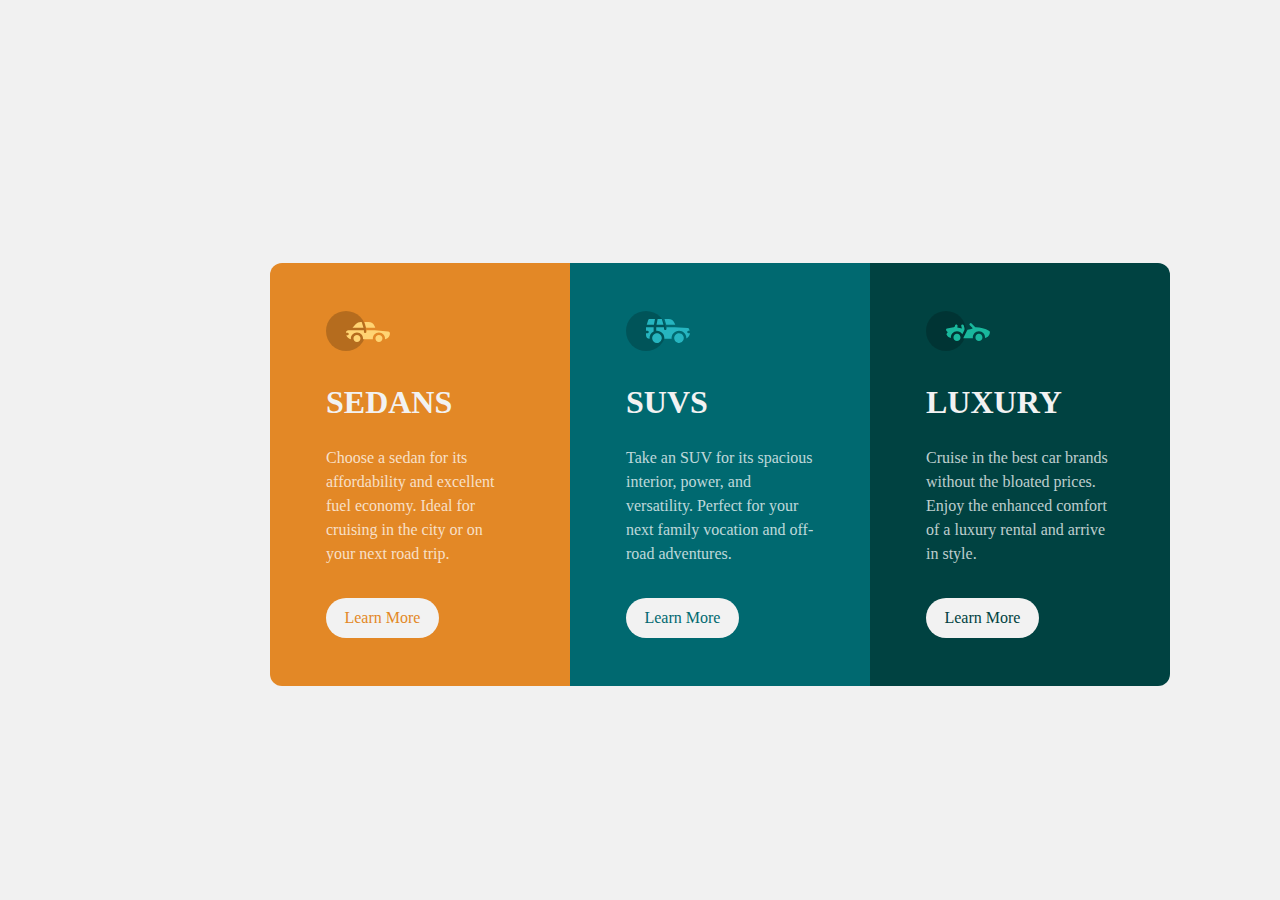
<file: 3 column preview card component/index.html>
<!DOCTYPE html>
<html lang="en">
<head>
    <meta charset="UTF-8">
    <meta http-equiv="X-UA-Compatible" content="IE=edge">
    <meta name="viewport" content="width=device-width, initial-scale=1.0">
    <link rel="preconnect" href="https://fonts.googleapis.com">
    <link rel="preconnect" href="https://fonts.gstatic.com" crossorigin>
    <link href="https://fonts.googleapis.com/css2?family=Big+Shoulders+Display:wght@700&family=Lexend+Deca&display=swap"
        rel="stylesheet">
    <link rel="stylesheet" href="style.css">
    <title>3-Column preview card component</title>
</head>
<body>
    <main>
        <section class="container">
            <article class="sedans">
                <img src="images/icon-sedans.svg" alt="Sedan Icon">
                <h1 class="title">Sedans</h1>
                <p class="paragraph">Choose a sedan for its affordability and excellent fuel economy. Ideal for cruising in the city or on your next road trip.</p>
                <a class="btn btn1" href="#">Learn More</a>
            </article>
            
                <article class="suvs">
                    <img src="images/icon-suvs.svg" alt="Suv Icon">
                    <h1 class="title">Suvs</h1>
                    <p class="paragraph">Take an SUV for its spacious interior, power, and versatility. Perfect for your next family vocation and off-road adventures.</p>
                    <a class="btn btn2" href="#">Learn More</a>
                </article>
            
                    <article class="luxury-car">
                        <img src="images/icon-luxury.svg" alt="Luxury Car Icon">
                        <h1 class="title">Luxury</h1>
                        <p class="paragraph">Cruise in the best car brands without the bloated prices. Enjoy the enhanced comfort of a luxury rental and arrive in style.</p>
                        <a class="btn btn3" href="#">Learn More</a>
                    </article>
        </section>
    </main>
</body>
</html>
</file>
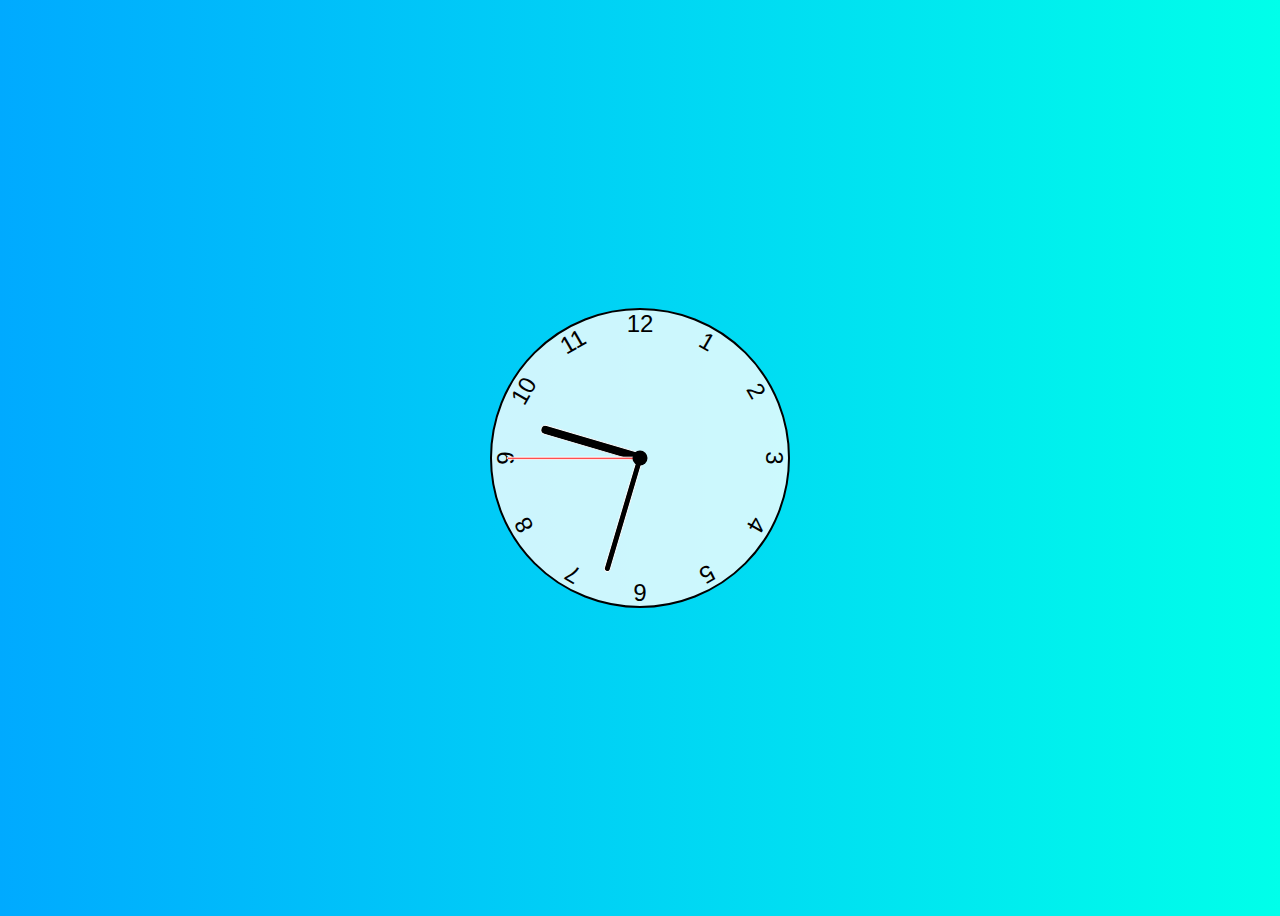
<file: Clock with Java Script/index.html>
<!DOCTYPE html>
<html lang="en">

<head>
    <meta charset="UTF-8">
    <meta name="viewport" content="width=device-width, initial-scale=1.0">
    <meta http-equiv="X-UA-Compatible" content="ie=edge">
    <link href="style.css" rel="stylesheet">
    <script defer src="script.js"></script>
    <title>Clock</title>
</head>

<body>
    <div class="clock">
        <div class="hand hour" data-hour-hand></div>
        <div class="hand minute" data-minute-hand></div>
        <div class="hand second" data-second-hand></div>
        <div class="number number1">1</div>
        <div class="number number2">2</div>
        <div class="number number3">3</div>
        <div class="number number4">4</div>
        <div class="number number5">5</div>
        <div class="number number6">6</div>
        <div class="number number7">7</div>
        <div class="number number8">8</div>
        <div class="number number9">9</div>
        <div class="number number10">10</div>
        <div class="number number11">11</div>
        <div class="number number12">12</div>
    </div>
</body>

</html>
</file>
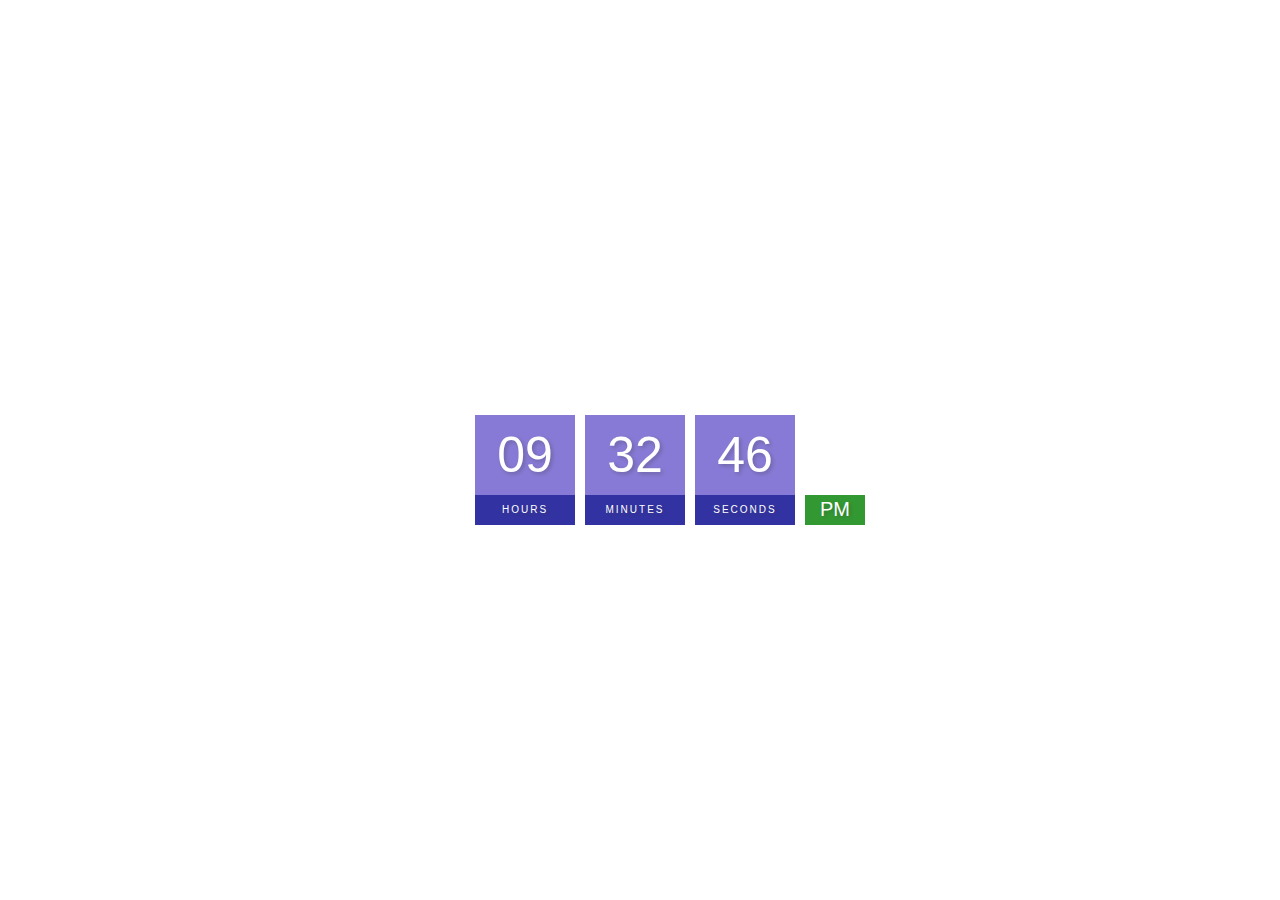
<file: Digital Clock/index.html>
<!DOCTYPE html>
<html lang="en">

<head>
    <meta charset="UTF-8" />
    <meta http-equiv="X-UA-Compatible" content="IE=edge" />
    <meta name="viewport" content="width=device-width, initial-scale=1.0" />
    <title>Digital Clock</title>
    <link rel="stylesheet" href="style.css">
    
</head>

<body>
    <h2>Digital Clock</h2>
    <div class="clock">
        <div>
            <span id="hour">00</span>
            <span class="text">Hours</span>
        </div>
        <div>
            <span id="minutes">00</span>
            <span class="text">Minutes</span>
        </div>
        <div>
            <span id="seconds">00</span>
            <span class="text">Seconds</span>
        </div>
        <div>
            <span id="ampm">AM</span>
        </div>
    </div>
    <script src="script.js"></script>
</body>

</html
</file>
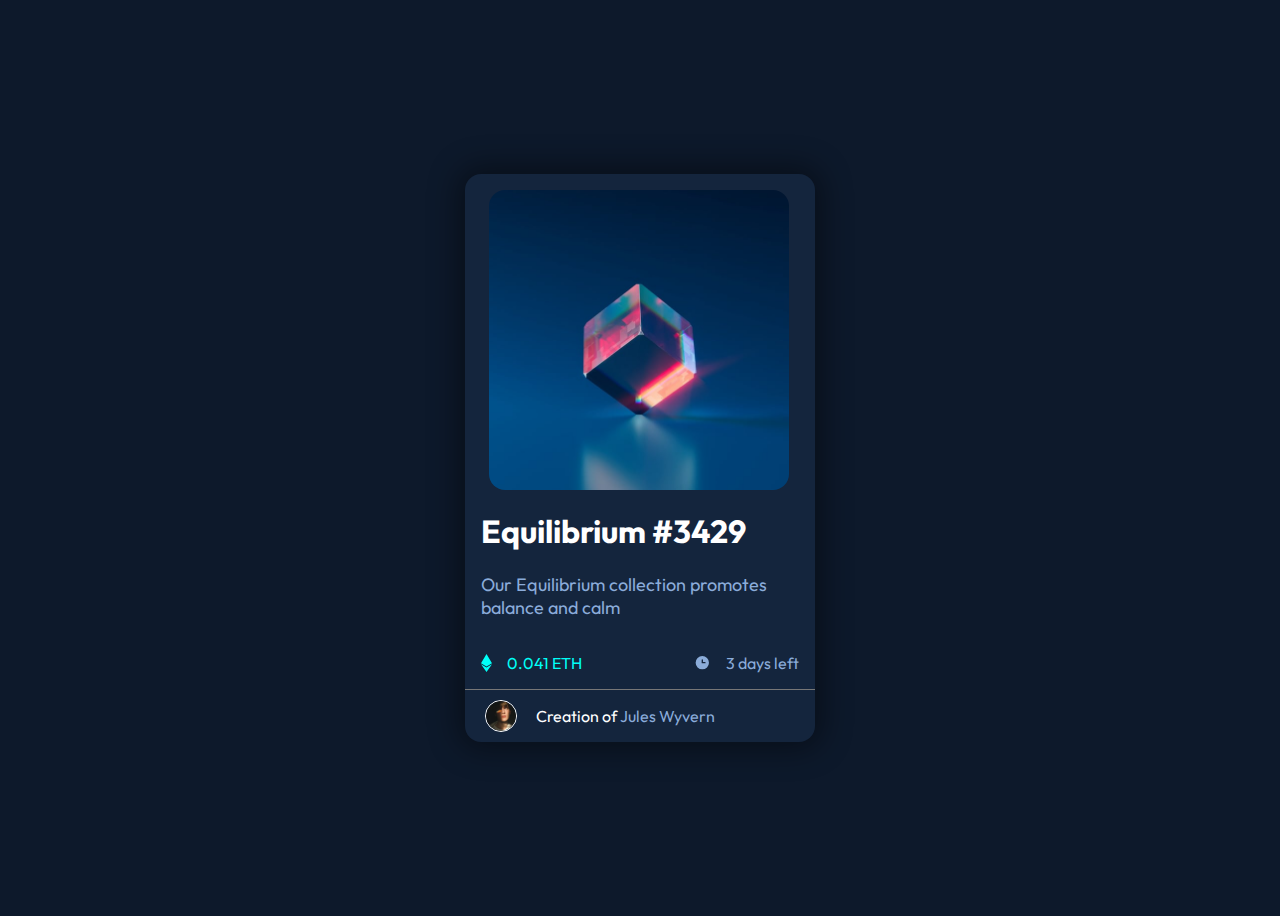
<file: NTF card component/index.html>
<!DOCTYPE html>
<html lang="en">
<head>
    <meta charset="UTF-8">
    <meta http-equiv="X-UA-Compatible" content="IE=edge">
    <meta name="viewport" content="width=device-width, initial-scale=1.0">
    <link rel="stylesheet" href="style.css">
    <link rel="preconnect" href="https://fonts.googleapis.com">
    <link rel="preconnect" href="https://fonts.gstatic.com" crossorigin>
    <link href="https://fonts.googleapis.com/css2?family=Outfit:wght@300;400;600&display=swap" rel="stylesheet">
    <title>NTF card component</title>
</head>
<body>
   <main class="container">
    <img src="image/image-equilibrium.jpg" alt="Equilibrium Image" class="equilibrium-image">
    
    <div class="overlay">
    <img src="image/icon-view.svg" alt="Icon View">
    </div>
    
    <h1>Equilibrium #3429</h1>
    <p class="equilibrium-paragraph">Our Equilibrium collection promotes balance and calm</p>
    
    <div class="price-section">
    <img src="image/icon-ethereum.svg" alt="Ethereum Icon">
    <p class="eth">0.041 ETH</p>
    <img src="image/icon-clock.svg"  alt="Clock Icon">
    <p class="days"> 3 days left </p>
    </div>

<div class="footer-section">
    <img src="image/image-avatar.png" alt="Avatar Image">
    <p>Creation of <span>Jules Wyvern</span></p>
</div>

    </main>
</body>
</html>
</file>
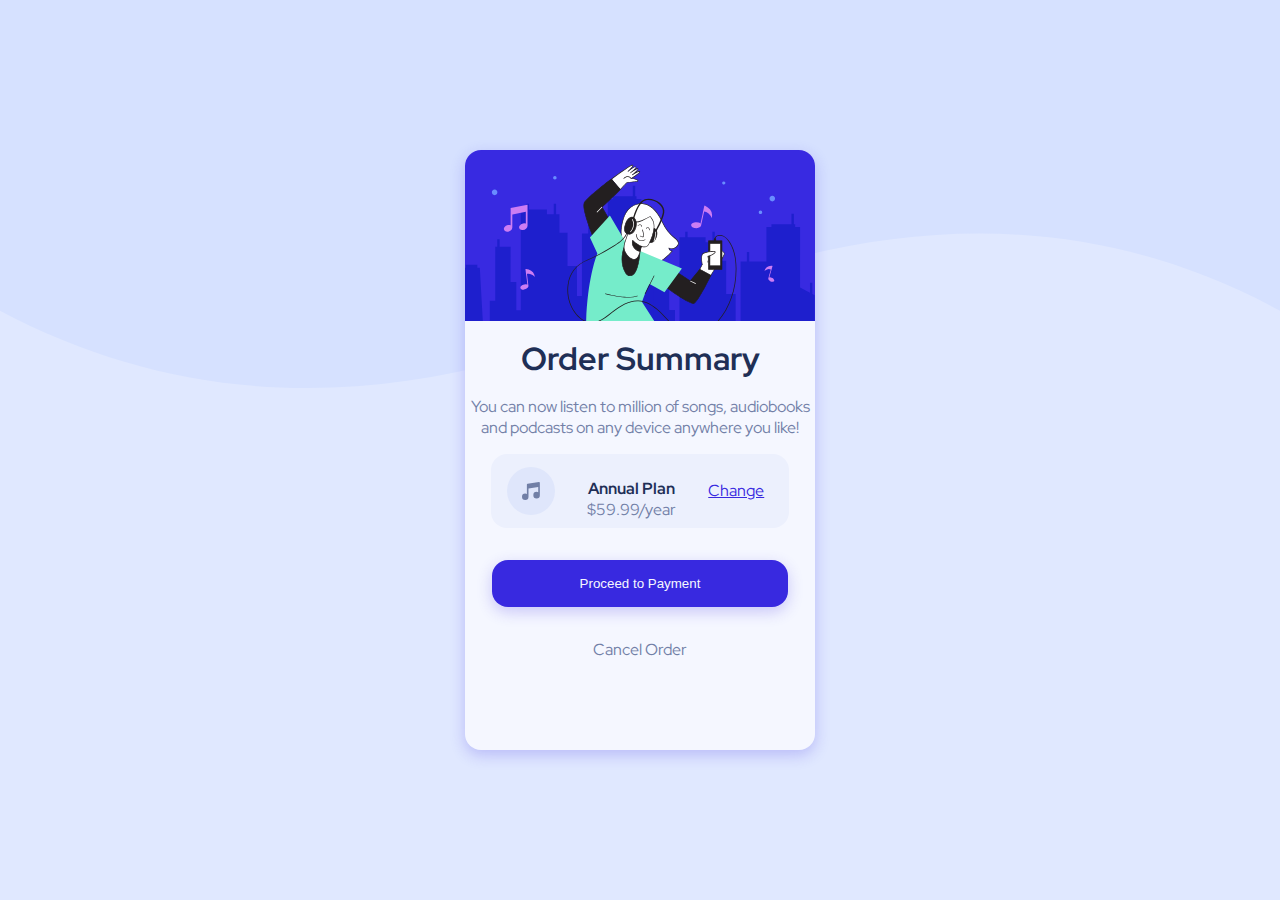
<file: order summary component/index.html>
<!DOCTYPE html>
<html lang="en">
<head>
    <meta charset="UTF-8">
    <meta http-equiv="X-UA-Compatible" content="IE=edge">
    <meta name="viewport" content="width=device-width, initial-scale=1.0">
    <title>Order summary component</title>
    <link rel="stylesheet" href="style.css">
    <link rel="preconnect" href="https://fonts.googleapis.com">
    <link rel="preconnect" href="https://fonts.gstatic.com" crossorigin>
    <link href="https://fonts.googleapis.com/css2?family=Red+Hat+Display:wght@500;700;900&display=swap" rel="stylesheet">
</head>
<body>
   

  <div class="container">
    <img src="images/illustration-hero.svg" alt="Illustration Herro" class="hero">
    <h1>Order Summary</h1>
    <p>You can now listen to million of songs, audiobooks and podcasts on any device anywhere you like!</p>
    
    <div class="annual-plan">
        <div class="flex">
        <img src="images/icon-music.svg" alt="Music Icon" class="music">
        <div>
        <p>Annual Plan</p>
        <span>$59.99/year</span>
        </div>
        </div>
        <a href="#" class="change">Change</a>
        </div>
    
        <button class="btn">Proceed to Payment</button>
        <a href="#" class="cancel-order">Cancel Order</a>
    
    
  </div>  
</body>
</html>
</file>
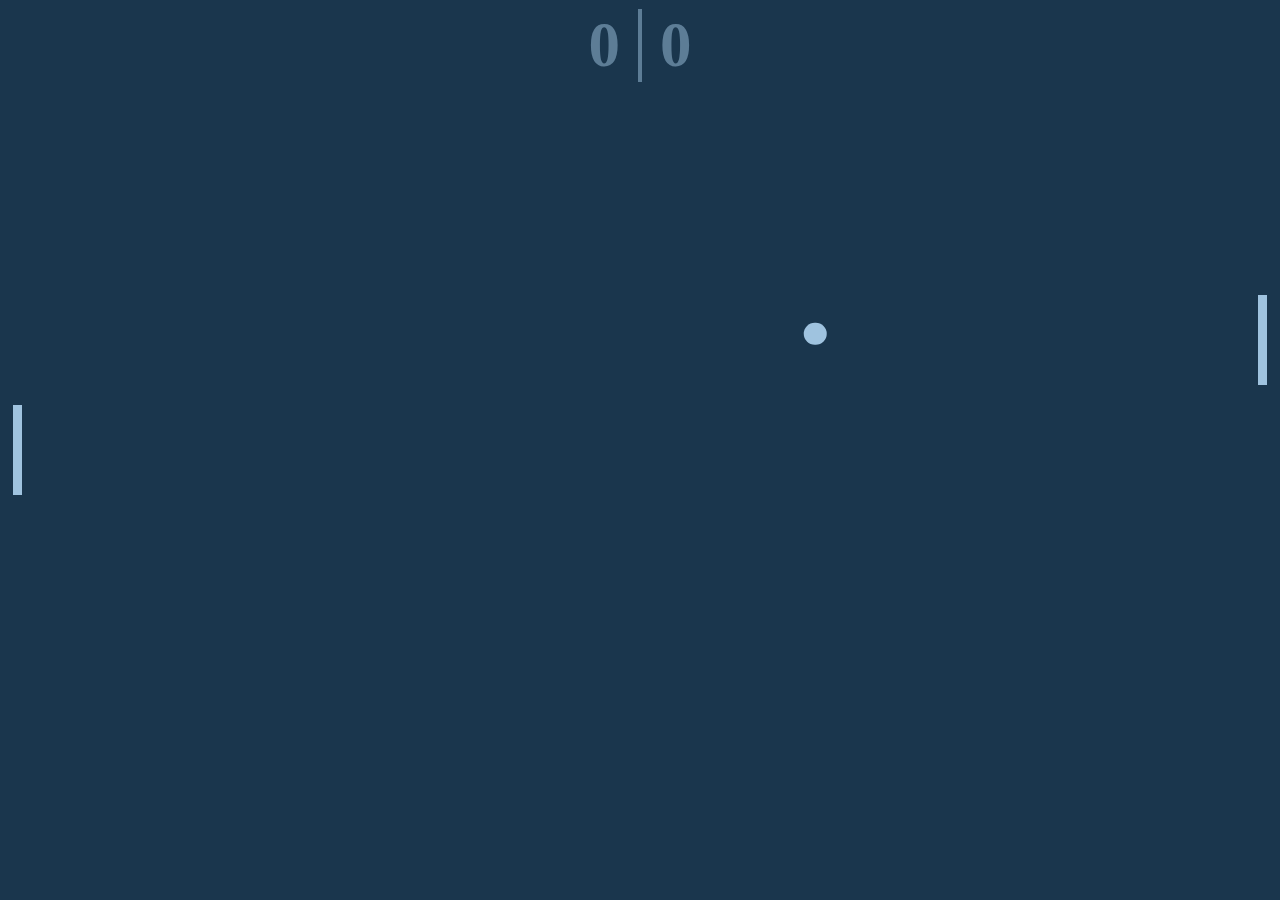
<file: Ping-Pong Game/index.html>
<!DOCTYPE html>
<html lang="en">

<head>
    <meta charset="UTF-8">
    <meta http-equiv="X-UA-Compatible" content="IE=edge">
    <meta name="viewport" content="width=device-width, initial-scale=1.0">
    <link rel="stylesheet" href="style.css">
    <script src="script.js" type="module"></script>
    <title>Document</title>
</head>

<body>
    <div class="score">
        <div id="player-score">0</div>
        <div id="computer-score">0</div>
    </div>
    <div class="ball" id="ball"></div>
    <div class="paddle left" id="player-paddle"></div>
    <div class="paddle right" id="computer-paddle"></div>
</body>

</html>
</file>
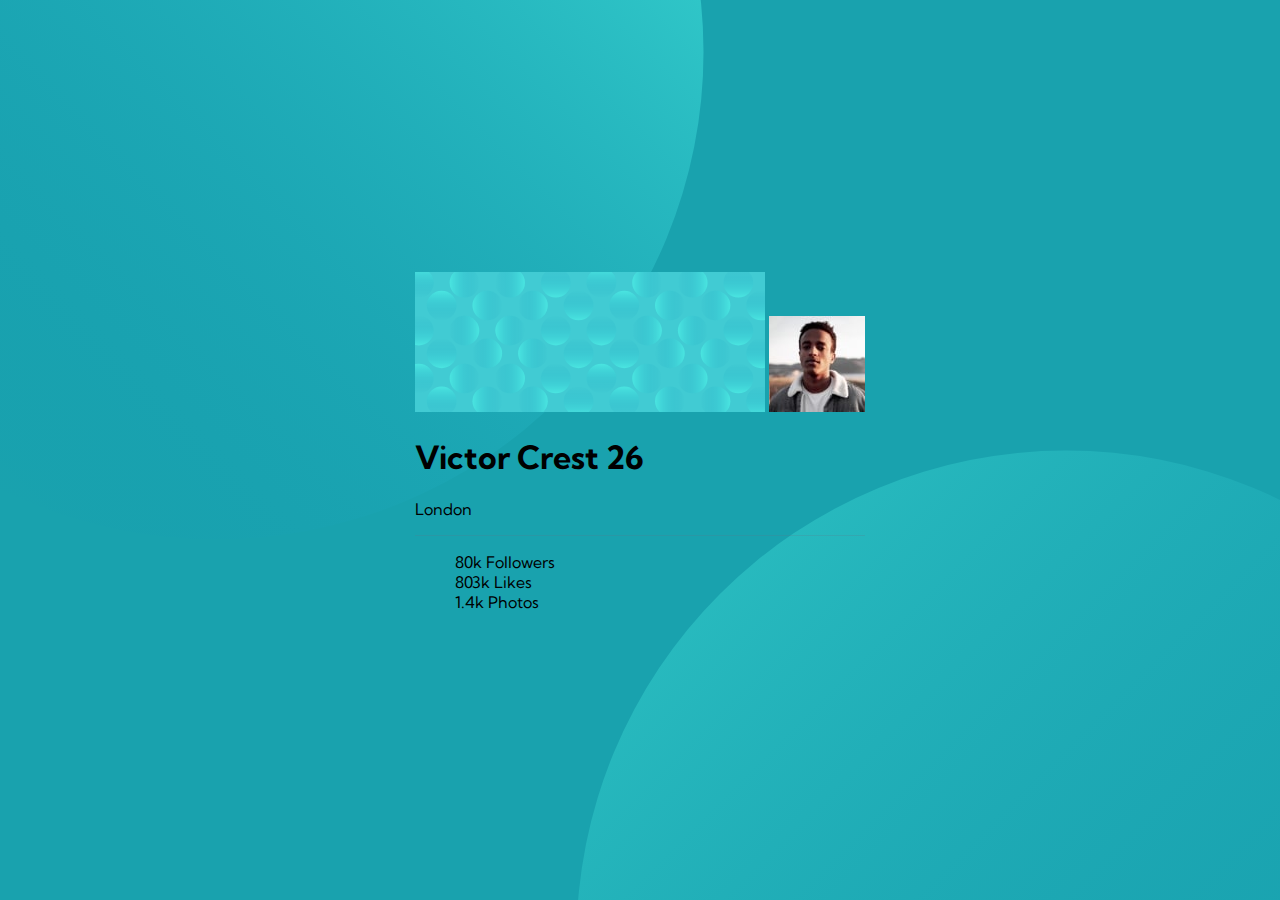
<file: Profile card component/index.html>
<!DOCTYPE html>
<html lang="en">
<head>
    <meta charset="UTF-8">
    <meta http-equiv="X-UA-Compatible" content="IE=edge">
    <meta name="viewport" content="width=device-width, initial-scale=1.0">
    <title>Profile Card Component</title>
    <link rel="preconnect" href="https://fonts.googleapis.com">
    <link rel="preconnect" href="https://fonts.gstatic.com" crossorigin>
    <link href="https://fonts.googleapis.com/css2?family=Kumbh+Sans:wght@400;700&display=swap" rel="stylesheet">
    <link rel="stylesheet" href="style.css">
</head>
<body>
    <main>
      <section class="container">
        <img class="big-pattern-img" src="images/bg-pattern-card.svg" alt="Big Patterm Card">
        <img class="profile-image" src="images/image-victor.jpg" alt="Victor Image">
        <h1>Victor Crest <span>26</span></h1>
        <p>London</p>
        
        <div class="underline"></div>

        <ul class="list">
            <li>
                80k
                <span class="info">Followers</span>
            </li>
            <li>
                803k
                <span class="info">Likes</span>
            </li>
            <li>
                1.4k
                <span class="info">Photos</span>
            </li>
        </ul>
      </section>
    </main>
</body>
</html>
</file>
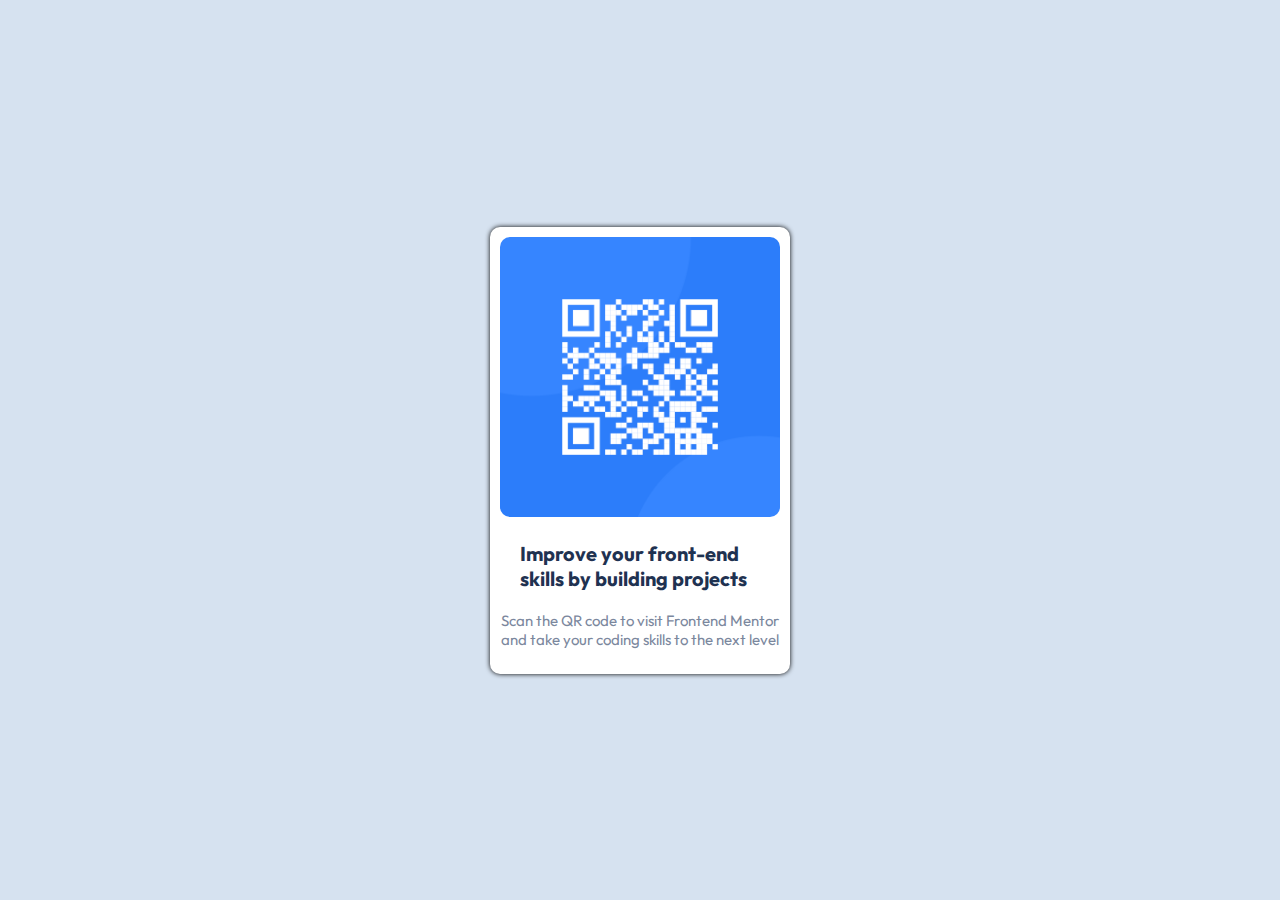
<file: QR code component/index.html>
<!DOCTYPE html>
<html lang="en">
<head>
    <meta charset="UTF-8">
    <meta http-equiv="X-UA-Compatible" content="IE=edge">
    <meta name="viewport" content="width=device-width, initial-scale=1.0">
    <title>Document</title>
    <link rel="preconnect" href="https://fonts.googleapis.com">
    <link rel="preconnect" href="https://fonts.gstatic.com" crossorigin>
    <link href="https://fonts.googleapis.com/css2?family=Outfit:wght@400;700&display=swap" rel="stylesheet">
    <link rel="stylesheet" href="style.css">
</head>
<body>
  <main class="container">
    <img src="image/image-qr-code.png"  alt="QR Code Image">
     <h1 class="title">Improve your front-end skills by building projects</h1>
    <p>Scan the QR code to visit Frontend Mentor and take your coding skills to the next level</p>
     </main> 

</body>
</html>
</file>
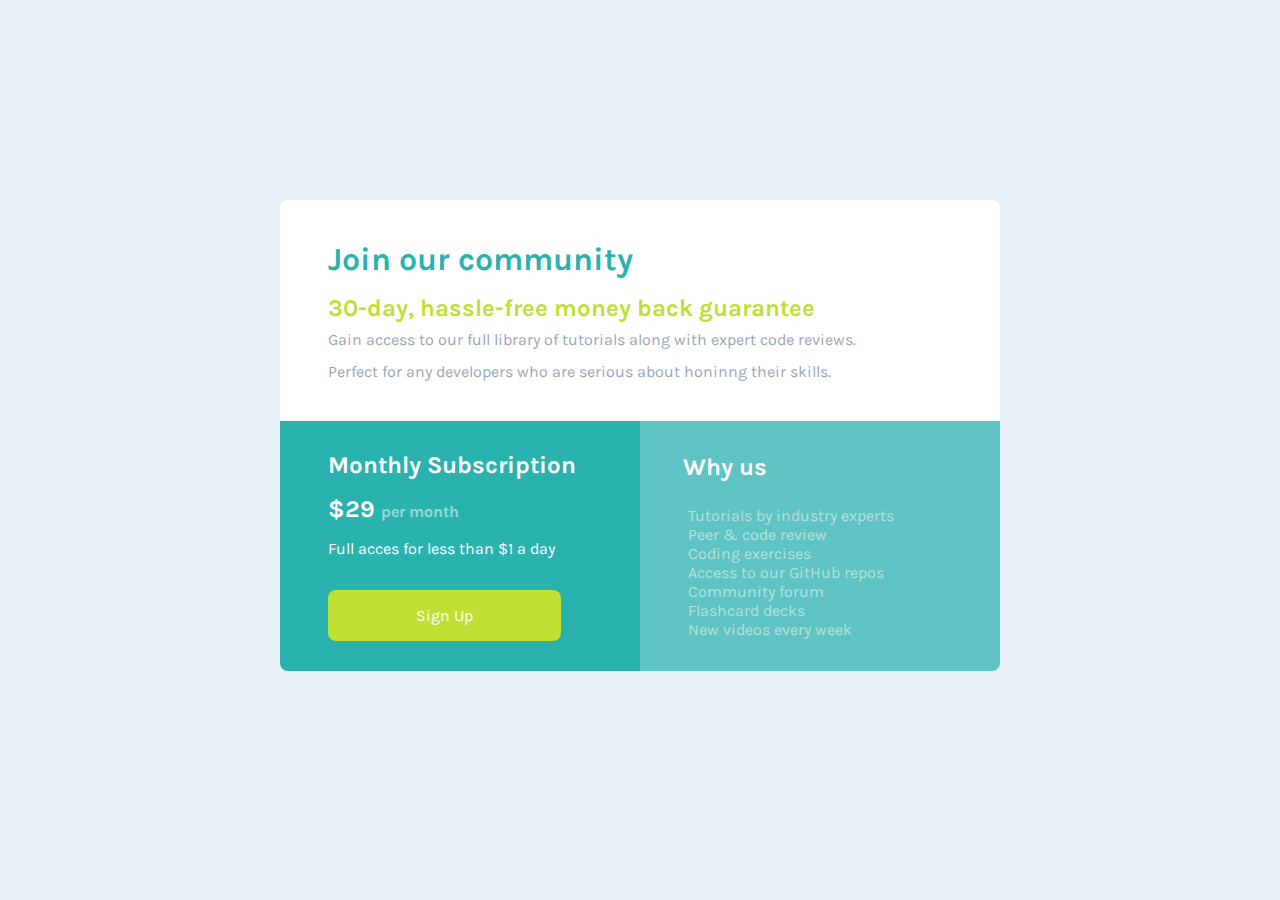
<file: Single price grid component master/index.html>
<!DOCTYPE html>
<html lang="en">
<head>
    <meta charset="UTF-8">
    <meta http-equiv="X-UA-Compatible" content="IE=edge">
    <meta name="viewport" content="width=device-width, initial-scale=1.0">
    <link rel="preconnect" href="https://fonts.googleapis.com">
    <link rel="preconnect" href="https://fonts.gstatic.com" crossorigin>
    <link href="https://fonts.googleapis.com/css2?family=Karla:wght@400;700&display=swap" rel="stylesheet">
    <link rel="stylesheet" href="style.css">
    <title>Single price grid component master</title>
</head>
<body>
    <main class="grid-container">
        <section class="grid-column">
            <article class="flex-column">
                <h1>Join our community</h1>
                <h2>30-day, hassle-free money back guarantee</h2>
                <p>Gain access to our full library of tutorials along with expert code reviews.
                <p>Perfect for any developers who are serious about honinng their skills.</p>
                </p>
            </article>
        </section>
        <section class="media-flex-column-left">
            <article class="flex-column-left">
                <h2>Monthly Subscription</h2>
                <h3> $29 <span>per month</span></h3>
                <p>Full acces for less than $1 a day</p>
               <a class="btn" href="#">Sign Up</a>
            </article>
        </section>
        <section class="media-flex-column-right">
            <article class="flex-column-right">
                <h2>Why us</h2>
                <ul>
                    <li class="list-item-1">
                        Tutorials by industry experts
                    </li>
                    <li class="list-item-2">
                        Peer & code review
                    </li>
                    <li class="list-item-3">
                        Coding exercises
                    </li>
                    <li class="list-item-4">
                        Access to our GitHub repos
                    </li>
                    <li class="list-item-5">
                        Community forum
                    </li>
                    <li class="list-item-6">
                        Flashcard decks
                    </li>
                    <li class="list-item-7">
                        New videos every week
                    </li>
                </ul>
            </article>
        </section>
    </main>
</body>
</html>
</file>
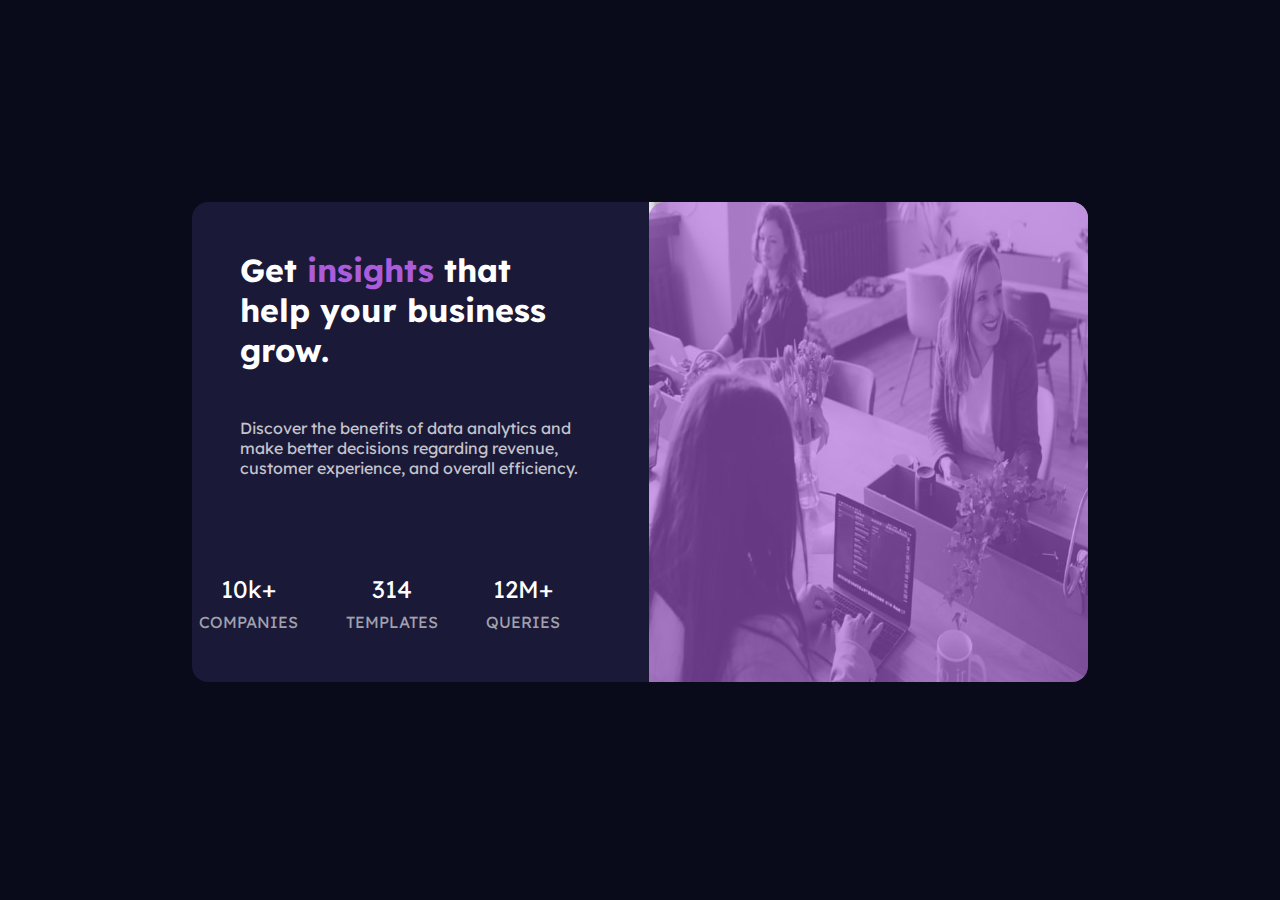
<file: Stats preview card component/index.html>
<!DOCTYPE html>
<html lang="en">
<head>
    <meta charset="UTF-8">
    <meta http-equiv="X-UA-Compatible" content="IE=edge">
    <meta name="viewport" content="width=device-width, initial-scale=1.0">
    <link rel="preconnect" href="https://fonts.googleapis.com">
    <link rel="preconnect" href="https://fonts.gstatic.com" crossorigin>
    <link href="https://fonts.googleapis.com/css2?family=Inter:wght@400;700&family=Lexend+Deca&display=swap"
    rel="stylesheet">
    <title>Stats preview card component</title>
    <link rel="stylesheet" href="style.css">
</head>
<body>
    <main class="main-bg">
        <section class="container">
        <div class="details">
        <div class="heading">
            <h1>Get <span class="insights">insights</span> that help your business grow.</h1>
            <p>Discover the benefits of data analytics and make better decisions regarding revenue, customer experience, and overall efficiency.</p>
            <ul class="information">
                
                    <li class="list">
                        10k+
                        <span class="stats">Companies</span>
                    </li>
                    <li class="list">
                        314
                        <span class="stats">Templates</span>
                    </li>
                    <li class="list">
                        12M+
                        <span class="stats">Queries</span>
                    </li>
                </ul>
            </div>
            </div>
           
            <div class="wrap">
                <img class="header-image" src="images/image-header-mobile.jpg" alt="Header Image">
            </div>
        </section>
    </main>
</body>
</html>
</file>
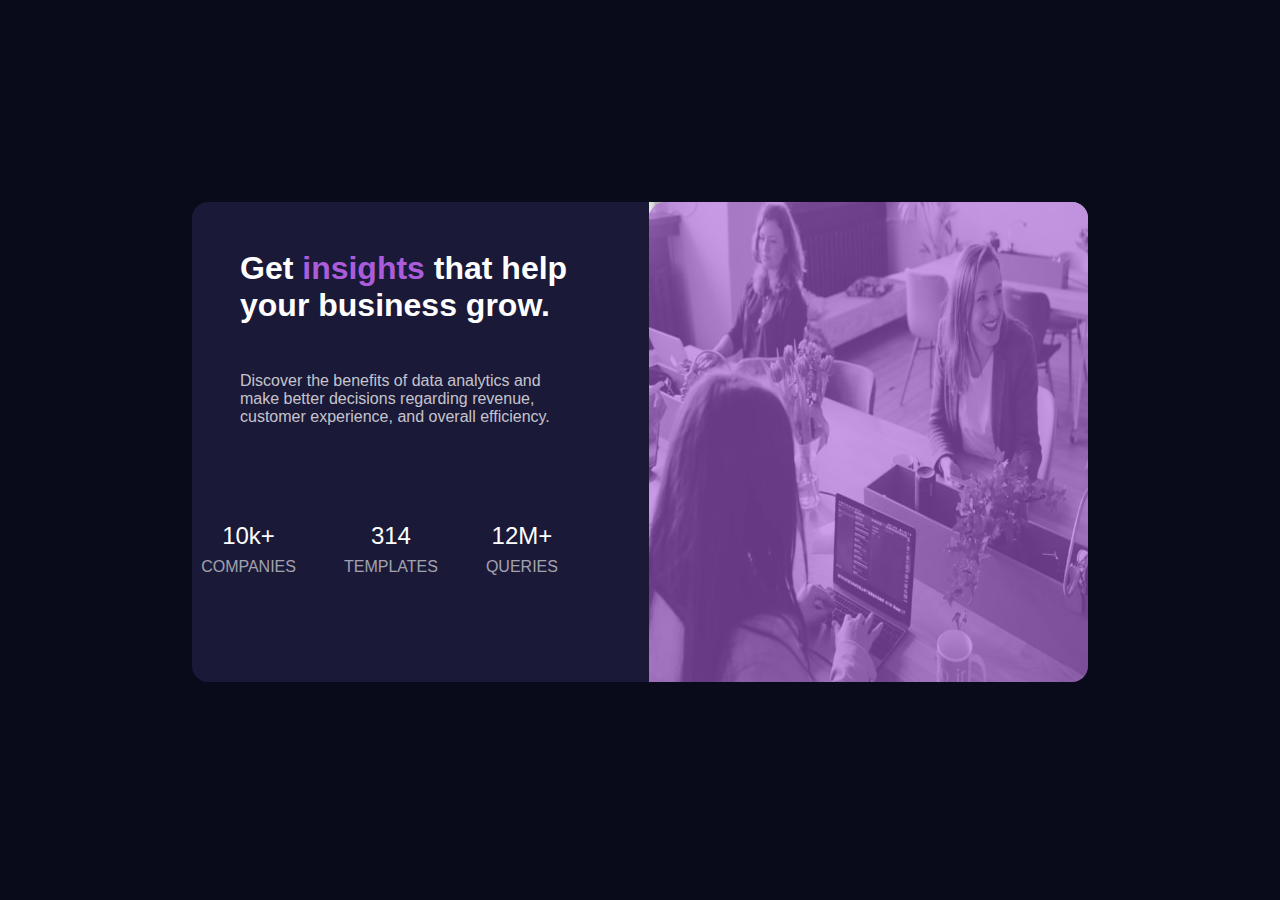
<file: Portofoliu/images/Stats preview card component.html>
<!DOCTYPE html>
<!-- saved from url=(0073)https://yuki6464.github.io/Portofoliu/Stats%20preview%20card%20component/ -->
<html lang="en"><head><meta http-equiv="Content-Type" content="text/html; charset=UTF-8">
    
    <meta http-equiv="X-UA-Compatible" content="IE=edge">
    <meta name="viewport" content="width=device-width, initial-scale=1.0">
    <link rel="preconnect" href="https://fonts.googleapis.com/">
    <link rel="preconnect" href="https://fonts.gstatic.com/" crossorigin="">
    <link href="./Stats preview card component_files/css2" rel="stylesheet">
    <title>Stats preview card component</title>
    <link rel="stylesheet" href="./Stats preview card component_files/style.css">
</head>
<body>
    <main class="main-bg">
        <section class="container">
        <div class="details">
        <div class="heading">
            <h1>Get <span class="insights">insights</span> that help your business grow.</h1>
            <p>Discover the benefits of data analytics and make better decisions regarding revenue, customer experience, and overall efficiency.</p>
           
            <ul class="information">
                    <li class="list">
                        10k+
                        <span class="stats">Companies</span>
                    </li>
                    <li class="list">
                        314
                        <span class="stats">Templates</span>
                    </li>
                    <li class="list">
                        12M+
                        <span class="stats">Queries</span>
                    </li>
                </ul>
            </div>
            </div>
           
            <div class="wrap">
                <img class="header-image" src="./Stats preview card component_files/image-header-mobile.jpg" alt="Header Image">
            </div>
        </section>
    </main>


</body></html>
</file>
<file: 3 column preview card component/style.css>
* {
    box-sizing: border-box;
    padding: 0;
    margin: 0;
}
:root {
    --Bright-orange: hsl(31, 77%, 52%);
    --Dark-cyan: hsl(184, 100%, 22%);
    --Very-dark-cyan: hsl(179, 100%, 13%);

    --main-font:'Lexend Deca' sans-serif;
    --title-font:'Big Shoulders Display',
        cursive;
    --paragraphs:hsla(0, 0%, 100%, 0.75);
    --background:hsl(0, 0%, 95%); 
    --headings:hsl(0, 0%, 95%);
    --buttons:hsl(0, 0%, 95%);
    
}
body {
    display: flex;
    justify-content: center;
    align-items: center;
    font-family: var(--main-font);
    min-height: 100vh;
    background-color: #f1f1f1;
  
}
.container {
    display: flex;
    flex-direction: column;
    border-radius: .75rem;
    max-width: 400px;
    margin: 2rem 2rem;
    min-height: 100vh;
}
.sedans{
    background-color: var(--Bright-orange);
    border-radius: 0.75rem 0.75rem 0 0 ;
    padding: 3rem 3.5rem;
    line-height: 1.5rem;
    min-height: 400px;
    width: 100%;
}
.title {
    color: var(--headings);
    padding-top: 2rem;
    text-transform: uppercase;
    font-size: 2rem;
}
.paragraph {
    color: var(--paragraphs);
    padding-top: 2rem;
}
.btn {
    padding-left: 2rem;
    display: inline-block;
    padding-top: 4rem;
   text-decoration: none;
   margin-top: 2rem;
}
.btn1{
    color: var(--Bright-orange);
    background-color: var(--buttons);
    padding: 0.5rem 0.5rem 0.5rem 0.5rem;
    border-radius: 25px;
    text-align: center;
    width: 60%;
    
}
.btn1:hover {
    background-color: var(--Bright-orange);
    border:2px solid white;
    color:white;
    cursor: pointer;
}
.suvs {
    background-color:var(--Dark-cyan);
    padding: 3rem 3.5rem;
    line-height: 1.5rem;
}
.btn2 {
        color: var(--Dark-cyan);
        background-color: var(--buttons);
        padding: 0.5rem 0.5rem 0.5rem 0.5rem;
        border-radius: 25px;
        text-align: center;
        width: 60%;
}
.btn2:hover {
    background-color: var(--Dark-cyan);
    border: 2px solid white;
    color: white;
    cursor: pointer;
}
.luxury-car {
    background-color: var(--Very-dark-cyan);
    padding: 3rem 3.5rem;
    line-height: 1.5rem;
    border-radius: 0 0 .75rem .75rem;
}
.btn3{
    color: var(--Very-dark-cyan);
    background-color: var(--buttons);
     padding: 0.5rem 0.5rem 0.5rem 0.5rem;
    border-radius: 25px;
    text-align: center;
    width: 60%;
}
.btn3:hover {
    background-color: var(--Very-dark-cyan);
    cursor: pointer;
    border: 2px solid white;
    color: white;
}
@media (min-width:750px) {
  .container {
    display: grid;
    grid-template-columns: repeat(3, 300px);
    max-width: 900px;
    min-height: auto;
    padding-top: 3rem;
    margin-left: 12rem;        
  }  
 .sedans{
    border-radius: 0;
    border-radius: .75rem 0 0 .75rem;
 }
 .luxury-car {
    border-radius: 0;
    border-radius: 0 .75rem .75rem 0 ;
 }
}
</file>
<file: Clock with Java Script/style.css>
*, *::after, *::before {
    box-sizing: border-box;
    font-family: 'Gotham Rounded', sans-serif;
}

body {
    background: linear-gradient(to right, hsl(200, 100%, 50%), hsl(175, 100%, 50%));
    display: flex;
    align-items: center;
    justify-content: center;
    min-height: 100vh;
    overflow: hidden;
}
.clock {
    width: 300px;
    height: 300px;
    background-color: rgba(255, 255, 255, .8);
    border-radius: 50%;
    border: 2px solid black;
    position: relative;
}
.clock .number{
    --rotation:0;
    position: absolute;
    width: 100%;
    height: 100%;
    text-align: center;
    transform: rotate(var(--rotation));
    font-size: 1.5rem;
}
.clock .number1 { --rotation: 30deg; }
.clock .number2 {--rotation:  60deg;}
.clock .number3 { --rotation: 90deg;}
.clock .number4 {--rotation: 120deg;}
.clock .number5 {--rotation: 150deg;}
.clock .number6 {--rotation: 180deg;}
.clock .number7 {--rotation: 210deg;}
.clock .number8 {--rotation: 240deg;}
.clock .number9 {--rotation: 270deg;}
.clock .number10 {--rotation: 300deg;}
.clock .number11 {--rotation: 330deg;}

.clock .hand {
    --rotation:0;
    position: absolute;
    bottom: 50%;
    left: 50%;
    /* background-color: black; */
    transform: translateX(-50%) rotate(calc(var(--rotation) * 1deg));
    transform-origin: bottom;
    border: 1px solid white;
    border-top-left-radius: 10px;
    border-top-right-radius: 10px;
    z-index: 10;
}
.clock::after {
    content: '';
    position: absolute;
    background-color: black;
    z-index: 11;
    width: 15px;
    height: 15px;
    top: 50%;
    left: 50%;
    transform: translate(-50%, -50%);
    border-radius:50%;
}
.clock .hand.second {
    width: 3px;
    height: 45%;
    background-color: red;
}
.clock .hand.minute {
    width: 7px;
    height: 40%;
    background-color: black;
}
.clock .hand.hour {
    width: 10px;
    height: 35%;
    background-color: black;
}
</file>
<file: Digital Clock/style.css>
body {
    margin: 0;
    font-family: sans-serif;
    display: flex;
    flex-direction: column;
    align-items: center;
    height: 100vh;
    justify-content: center;
    background: url("https://images.unsplash.com/photo-1499002238440-d264edd596ec?ixlib=rb-1.2.1&ixid=MnwxMjA3fDB8MHxwaG90by1wYWdlfHx8fGVufDB8fHx8&auto=format&fit=crop&w=1470&q=80");
    background-size: cover;
    overflow: hidden;
}

h2 {
    text-transform: uppercase;
    letter-spacing: 4px;
    font-size: 14px;
    text-align: center;
    color: white;
}

.clock {
    display: flex;
}

.clock div {
    margin: 5px;
    position: relative;
}

.clock span {
    width: 100px;
    height: 80px;
    background: slateblue;
    opacity: 0.8;
    color: white;
    display: flex;
    justify-content: center;
    align-items: center;
    font-size: 50px;
    text-shadow: 2px 2px 4px rgba(0, 0, 0, 0.3);
}

.clock .text {
    height: 30px;
    font-size: 10px;
    text-transform: uppercase;
    letter-spacing: 2px;
    background: darkblue;
    opacity: 0.8;
}

.clock #ampm {
    bottom: 0;
    position: absolute;
    width: 60px;
    height: 30px;
    font-size: 20px;
    background: green;
}
</file>
<file: NTF card component/style.css>
* {
    box-sizing: border-box;
}
body {
    font-family: 'Outfit', sans-serif;
    background-color:hsl(217, 54%, 11%) ;
    display: flex;
    justify-content: center;
    align-items: center;
    min-height: 100vh;
    padding: 5rem;
}
.container {
    background-color: hsl(216, 50%, 16%);
    border-radius: 1rem;
    box-shadow:0px 0px 30px 7px rgba(0, 0, 0, 0.42);
    width: 350px;
}
.overlay {
     position: relative; 
    background-color: rgba(0, 255, 247, 0.6);
    display: flex;
    justify-content: center;
    align-items: center;
    width: 18.7rem;
    height: 18.7rem;
    border-radius: 1rem;
    opacity: 0; 
    transition: 0.15s ease-in-out;
    margin-left: 1.6rem;
    margin-top: 1rem;
    
}
.overlay img {
    height: 4rem;
    width: 4rem;
}
.overlay:hover {
    cursor: pointer;
    opacity: 1;
}
.equilibrium-image {
    position: absolute;
    width: 100%;
    border-radius: 1rem;
    width: 300px;
   margin-left: 1.5rem;
   margin-top: 1rem;
}
h1 {
    color: hsl(0, 0%, 100%);
    margin-left: 1rem;
}
.equilibrium-paragraph {
    color:hsl(215, 51%, 70%) ;
    font-size: 18px; 
    margin-left: 1rem;    
}
.price-section {
    display: flex;
    justify-content: space-evenly;
    align-items: center;
    border-bottom:1px solid #777
}
.eth {
   margin-right: 6rem;
    color:hsl(178, 100%, 50%);
}
.days {
    color:hsl(215, 51%, 70%);
}
.footer-section {
    display: flex;
    align-items: center;
    justify-content: space-evenly;
}
.footer-section img {
    width: 2rem;
    height: 2rem;
    border-radius: 50%;
    border: 1px solid hsl(0, 0%, 100%);
}
.footer-section p {
    margin-right: 5rem;
    color:white;
}
.footer-section span {
    color:hsl(215, 51%, 70%);
}
</file>
<file: order summary component/style.css>
* {
    box-sizing: border-box;
    margin: 0;
    padding: 0;
}

body {
    background: hsl(225, 100%, 94%);
    font-family: 'Red Hat Display', sans-serif;
    background-image: url(images/pattern-background-desktop.svg);
    background-size: contain;
    background-repeat: no-repeat;
    display: flex;
    min-height: 100vh;
    align-items: center;
    justify-content: center; 
   
   
   
}
.container {
    display: flex;
    flex-direction: column;
    align-items: center;
    justify-content: center;
    max-width: 350px;
   background: hsl(225, 100%, 98%);
   text-align: center;
   min-height: 600px;
   position: relative;
   border-radius: 1rem;
box-shadow: 0 5px 15px hsla(245, 75%, 52%, .233);
}
.container .hero {
    width: 100%;
    top: 0;
    position: absolute;
    border-top-left-radius: 1rem;
    border-top-right-radius: 1rem;
}
.container h1 {
    color: hsl(223, 47%, 23%);
    padding-top: 6rem ;
}
.container p {
    color:hsl(224, 23%, 55%);
    margin-top: 1rem;
}
.annual-plan {
    padding: .5rem 0;
    margin-top: 1rem;
    width: 85%;
    display: flex;
    align-items: center;
    gap: 2rem;
    background:hsl(227, 82%, 96%);
     border-radius: 1rem;
     
}
.flex {
    display: flex;
    align-items: center;
    margin-left: 1rem;
}
.annual-plan p {
    color:hsl(223, 47%, 23%) ;
    font-weight: bold;
}
.annual-plan span {
    color:hsl(224, 23%, 55%);
}
.music {
    margin-right: 2rem;
}
.change {
    color: hsl(245, 75%, 52%);
}
.btn {
    margin-top: 2rem;
    padding: 1rem 5.5rem;
    color: hsl(225, 100%, 98%);
    background:hsl(245, 75%, 52%);
    border:none ;
    border-radius: 1rem;
    box-shadow: 0 5px 15px hsla(245, 75%, 52%, .233);
}
.cancel-order {
    margin-top: 2rem;
    text-decoration: none;
    color: hsl(224, 23%, 55%);;
}


@media(max-width:375px) {
    body {
        background: url(images/pattern-background-mobile.svg);
        background-size: contain;
        background-repeat: no-repeat;
    }
}
</file>
<file: Ping-Pong Game/style.css>
*,
*::after,
*::before {
    box-sizing: border-box;
}

:root {
    --hue: 200;
    --saturation: 50%;
    --foreground-color: hsl(var(--hue), var(--saturation), 75%);
    --background-color: hsl(var(--hue), var(--saturation), 20%);
}

body {
    margin: 0;
    background-color: var(--background-color);
    overflow: hidden;
}

.paddle {
    --position: 50;

    position: absolute;
    background-color: var(--foreground-color);
    top: calc(var(--position) * 1vh);
    transform: translateY(-50%);
    width: 1vh;
    height: 10vh;
}

.paddle.left {
    left: 1vw;
}

.paddle.right {
    right: 1vw;
}

.ball {
    --x: 50;
    --y: 50;

    position: absolute;
    background-color: var(--foreground-color);
    left: calc(var(--x) * 1vw);
    top: calc(var(--y) * 1vh);
    border-radius: 50%;
    transform: translate(-50%, -50%);
    width: 2.5vh;
    height: 2.5vh;
}

.score {
    display: flex;
    justify-content: center;
    font-weight: bold;
    font-size: 7vh;
    color: var(--foreground-color);
}

.score>* {
    flex-grow: 1;
    flex-basis: 0;
    padding: 0 2vh;
    margin: 1vh 0;
    opacity: .5;
}

.score> :first-child {
    text-align: right;
    border-right: .5vh solid var(--foreground-color);
}
</file>
<file: Profile card component/style.css>
* {
    box-sizing: border-box;
}
body {
    font-family: 'Kumbh Sans', sans-serif;
    margin: 0;
    display: flex;
    justify-content: center;
    align-items: center;
    flex-direction: column;
    min-height: 100vh; 
    background-color: hsl(185, 75%, 39%);
    background-image: url('images/bg-pattern-top.svg'), url('images/bg-pattern-bottom.svg');
    background-position: right 45vw bottom 40vh, left 45vw top 50vh;
    background-repeat: no-repeat, no-repeat; 
}
.first-section {
    display: flex;
    justify-content: center;
    align-items: center;
    flex-direction: column;
    background-color: white;
    border-radius: 1rem;
    
    }
.big-pattern {
 position: relative;  
border-top-left-radius: 1rem;
border-top-right-radius: 1rem;
}
.image-victor {
    position: absolute; 
    border-radius: 50%;
    top: 33%;
    border: .3rem solid #ffff;
    background: #ffff;
}
  .personal-info {
    display: flex;
    flex-direction: column;
    align-items: center;
    }

   .personal-info h1{
color: hsl(229, 23%, 23%);
margin-top: 4rem;

   }
   .personal-info span {
color: hsl(227, 10%, 46%)
   }
.personal-info p {
color: hsl(227, 10%, 46%)
}
.underline {
   background: rgba(106, 111, 129, 0.2);
   width: 100%;
   height: .1rem;
   margin: auto;
}

.card-stats {
            font-weight: 700;
            color: hsl(229, 23%, 23%);
            display: grid;
            text-align: center;
            place-items: center;
            grid-template-columns: repeat(3, 1fr)
          
}
 #item1 {

font-size: 0.7rem;
letter-spacing: 0.2rem;
color: hsl(227, 10%, 46%);
}
 
li {
   
   list-style: none; 
 }
</file>
<file: QR code component/style.css>
* {
    box-sizing: border-box;
}
body {
    background-color: hsl(212, 45%, 89%);
    font-family: 'Outfit', sans-serif;
    margin: 0;
    min-height: 100vh;
    display: flex;
    justify-content: center;
    align-items: center;
}
.container {
    border-radius: 10px;
    box-shadow: 0 0 5px;
    width: 300px;
    background-color: white;
    padding: 10px;
}
img {
    border-radius: 10px;
    max-width: 100%;
}
.title{
    color:hsl(218, 44%, 22%);
    margin: 20px;
    font-size: 20px;
 }
   p {
    color: hsl(220, 15%, 55%);
    font-size: 15px;
    text-align: center;
   }
</file>
<file: Single price grid component master/style.css>
* {
    box-sizing: border-box;
    padding: 0;
    margin: 0;
}
body {
    font-family: 'Karla', sans-serif;
    background-color: hsl(204, 43%, 93%);
    display: flex;
    align-items: center;
    justify-content: center;
    min-height: 100vh;
    text-align: center;
    font-size: 16px;   
} 
.grid-container {
    display: grid;
    grid-template-columns: repeat(2, 1fr);
    min-height: 500px;
    width: 45rem;
}
.grid-column {
    background-color:hsla(0, 0%, 100%,1);
    grid-column-start: 1;
    grid-column-end: 3;
    line-height: 1.5rem;
    border-top-left-radius: .5rem;
    border-top-right-radius: .5rem;
    }
    .flex-column {
        display: flex;
        flex-direction: column;
        justify-content: center;
        align-items: flex-start;
        gap: .5rem;
    }
.flex-column h1 {
    color: hsl(179, 62%, 43%);
     padding-top: 3rem;
    padding-left:3rem ;
    padding-bottom: 1rem; 
} 
    .flex-column h2 {
        color:hsl(71, 73%, 54%);
        padding-left: 3rem;
    }
.flex-column p {
    color: hsl(218, 22%, 67%);
    margin-left: 3rem;
}
.flex-column-left {
    display: flex;
    flex-direction: column;
    align-items: flex-start;
    justify-content: center;
    background-color: hsla(179, 62%, 43%, 1);
    min-height: 250px;
    border-bottom-left-radius: .5rem;
}
.flex-column-left h2 {
    color: #ffff;
    padding-bottom: 1rem;
    margin-left: 3rem;
}
.flex-column-left h3{
color: #ffff;
margin-left: 3rem;
margin-bottom: 1rem;
font-size: 1.5rem;

}
.flex-column-left span {
    font-size: 1rem;
    color: #ffffff;
    opacity: 0.5;
}
.flex-column-left p {
    color: #ffffff;
    margin-left: 3rem;
    font-size: 1rem;
}
.btn {
    display: block;
    text-decoration: none;
    margin-top: 2rem;
    color: #ffff;
    background: #c0df33;;
    text-align: center;
    padding: 1rem 5.5rem;
    margin-left: 3rem;
    border-radius: .5rem;
}
.btn:hover {
    box-shadow: 0px 0px 5px 0px rgba(0, 0, 0, 0.3)
}
.flex-column-right {
    display: flex;
    flex-direction: column;
    align-items: flex-start;
    justify-content: center;
    background-color: hsla(179, 62%, 43%,.7);
    min-height: 250px;
    border-bottom-right-radius: .5rem;
    
}
.flex-column-right h2 {
color: #ffff;
padding-bottom: 1.6rem;
margin-left: 2.7rem;
}
.flex-column-right li {
    list-style: none;
    margin-left: 3rem;
    color: #ffff;
    opacity: .5;
    mix-blend-mode: normal
}
.list-item-1, .list-item-2, .list-item-3, 
.list-item-4, .list-item-5, .list-item-6, .list-item-7 {
    text-align: start;
}

@media (max-width:600px) {
   .grid-container {
    display: flex;
    flex-direction: column;
    align-items: flex-start;
    justify-content: center;
   }
   .media-flex-column-left, .media-flex-column-right, .grid-column{
    width: 80%;
   }
   .flex-column h2 {
    margin-right: .5rem;
    text-align: start;
   }
   .flex-column p {
    text-align: start;
   }
   .list-item-1, .list-item-2, .list-item-3, .flex-column h2
   .list-item-4, .list-item-5,.list-item-6, .list-item-7 {
       text-align: start;
   }
   }
</file>
<file: Stats preview card component/style.css>
* {
    box-sizing: border-box;
    margin: 0;
    padding: 0;
}

body {
    font-family: 'Inter', sans-serif;
    font-family: 'Lexend Deca', sans-serif;
}
.main-bg {
    display: flex;
    width: 100vw;
    max-width: 144rem;
    min-height: 100vh;
    flex-direction: column;
    justify-content: center;
    align-items: center;
    background-color: hsl(233, 47%, 7%);
    gap: 2%;
}

.container {
    background-color: hsl(244, 38%, 16%);
    width: 70vw;
    display: flex;
    gap: 2%;
    height: 30rem;
    margin-bottom: 1rem;
    border-radius: 1rem;
}
.details {
    width: 50%;
}
.heading {
    width: 100%;
   
}
.header-image {
    width: 100%;
    height: 100%;
    border-bottom-right-radius: 1rem;
    border-top-right-radius: 1rem;
    display: block;
    

}

.wrap {
    position: relative;
    width: 50%;
}

.wrap::before {
    content: "";
    position: absolute;
    top: 0;
    left: 0;
    height: 100%;
    width: 100%;
    background: hsla(277, 64%, 61%, 0.6);
    z-index: 999;
    border-top-left-radius: 1rem;
    border-top-right-radius: 1rem;
    border-bottom-right-radius: 1rem;
}

.details h1 {
    color: hsl(0, 0%, 100%);
    margin: 3rem 3rem;
    font-size: 2rem;
}

.insights {
    color: hsl(277, 64%, 61%);
}

.container p {
    color: hsla(0, 0%, 100%, 0.75);
    margin: 1rem 3rem;
}

.information {
    display: flex;
    align-items: center;
    justify-content: center;
    flex-direction: row;
    list-style: none;
    gap: 3rem;
    padding-top: 5rem;
    padding-right: 4rem;
    }


.list {
    display: flex;
    flex-direction: column;
    justify-content: center;
    align-items: center;
    color: hsl(0, 0%, 100%);
    padding-bottom: 1rem;
    font-size: 1.5rem;
   
}
    

.stats {
    color: hsl(0, 0%, 100%, 0.6);
    text-transform: uppercase;
    padding-top: .5rem;
    font-size: 1rem;
  
}
/* Media queries */
@media (max-width:1200px){
    .details{
        width: 60%;
    }
    .information{
        padding-right: 1rem;
    }
}
@media (max-width:900px) {
    .details {
            width: 70%;
}
.information {
    gap: 1.5rem;
}
.wrap {
    width:60%;
}
}
@media (max-width:660px){
    
.container {
    height: 75vh;
     text-align: center; 
    flex-direction: column-reverse;
    margin-top: 12rem;
 

}
.wrap {
    width: 100%;
  
   
}
.header-image{
    border-top-left-radius: 1rem;
    border-bottom-right-radius: 0;
}
.details h1 {
    margin-right: 5rem;
    width: 50vw;
}
.container p {
    width: 50vw;
    margin-right: 1rem;
}
.information {
    display: flex;
    flex-direction: column;
    justify-content: center;
    align-items: center;
   margin-left: 7rem;
   padding: 0;
   gap: .5rem;
}


}
</file>
<file: Portofoliu/images/Stats preview card component_files/style.css>
* {
    box-sizing: border-box;
    margin: 0;
    padding: 0;
}

body {
 
    font-family: 'Lexend Deca', sans-serif;
}
.main-bg {
    display: flex;
    width: 100vw;
    max-width: 144rem;
    min-height: 100vh;
    flex-direction: column;
    justify-content: center;
    align-items: center;
    background-color: hsl(233, 47%, 7%);
    gap: 2%;
}

.container {
    background-color: hsl(244, 38%, 16%);
    width: 70vw;
    display: flex;
    gap: 2%;
    height: 30rem;
    margin-bottom: 1rem;
    border-radius: 1rem;
}
.details {
    width: 50%;
}
.heading {
    width: 100%;
   
}
.header-image {
    width: 100%;
    height: 100%;
    border-bottom-right-radius: 1rem;
    border-top-right-radius: 1rem;
    display: block;
    

}

.wrap {
    position: relative;
    width: 50%;
}

.wrap::before {
    content: "";
    position: absolute;
    top: 0;
    left: 0;
    height: 100%;
    width: 100%;
    background: hsla(277, 64%, 61%, 0.6);
    z-index: 999;
    border-top-left-radius: 1rem;
    border-top-right-radius: 1rem;
    border-bottom-right-radius: 1rem;
}

.details h1 {
    color: hsl(0, 0%, 100%);
    margin: 3rem 3rem;
    font-size: 2rem;
}

.insights {
    color: hsl(277, 64%, 61%);
}

.container p {
    color: hsla(0, 0%, 100%, 0.75);
    margin: 1rem 3rem;
}

.information {
    display: flex;
    align-items: center;
    justify-content: center;
    flex-direction: row;
    list-style: none;
    gap: 3rem;
    padding-top: 5rem;
    padding-right: 4rem;
    }


.list {
    display: flex;
    flex-direction: column;
    justify-content: center;
    align-items: center;
    color: hsl(0, 0%, 100%);
    padding-bottom: 1rem;
    font-size: 1.5rem;
   
}
    

.stats {
    color: hsl(0, 0%, 100%, 0.6);
    text-transform: uppercase;
    padding-top: .5rem;
    font-size: 1rem;
  
}
/* Media queries */
@media (max-width:1200px){
    .details{
        width: 60%;
    }
    .information{
        padding-right: 1rem;
    }
}
@media (max-width:900px) {
    .details {
            width: 70%;
}
.information {
    gap: 1.5rem;
}
.wrap {
    width:60%;
}
}
@media (max-width:660px){
    
.container {
    height: 75vh;
     text-align: center; 
    flex-direction: column-reverse;
    margin-top: 12rem;
 

}
.wrap {
    width: 100%;
  
   
}
.header-image{
    border-top-left-radius: 1rem;
    border-bottom-right-radius: 0;
}
.details h1 {
    margin-right: 5rem;
    width: 50vw;
}
.container p {
    width: 50vw;
    margin-right: 1rem;
}
.information {
    display: flex;
    flex-direction: column;
    justify-content: center;
    align-items: center;
   margin-left: 7rem;
   padding: 0;
   gap: .5rem;
}


}
</file>
